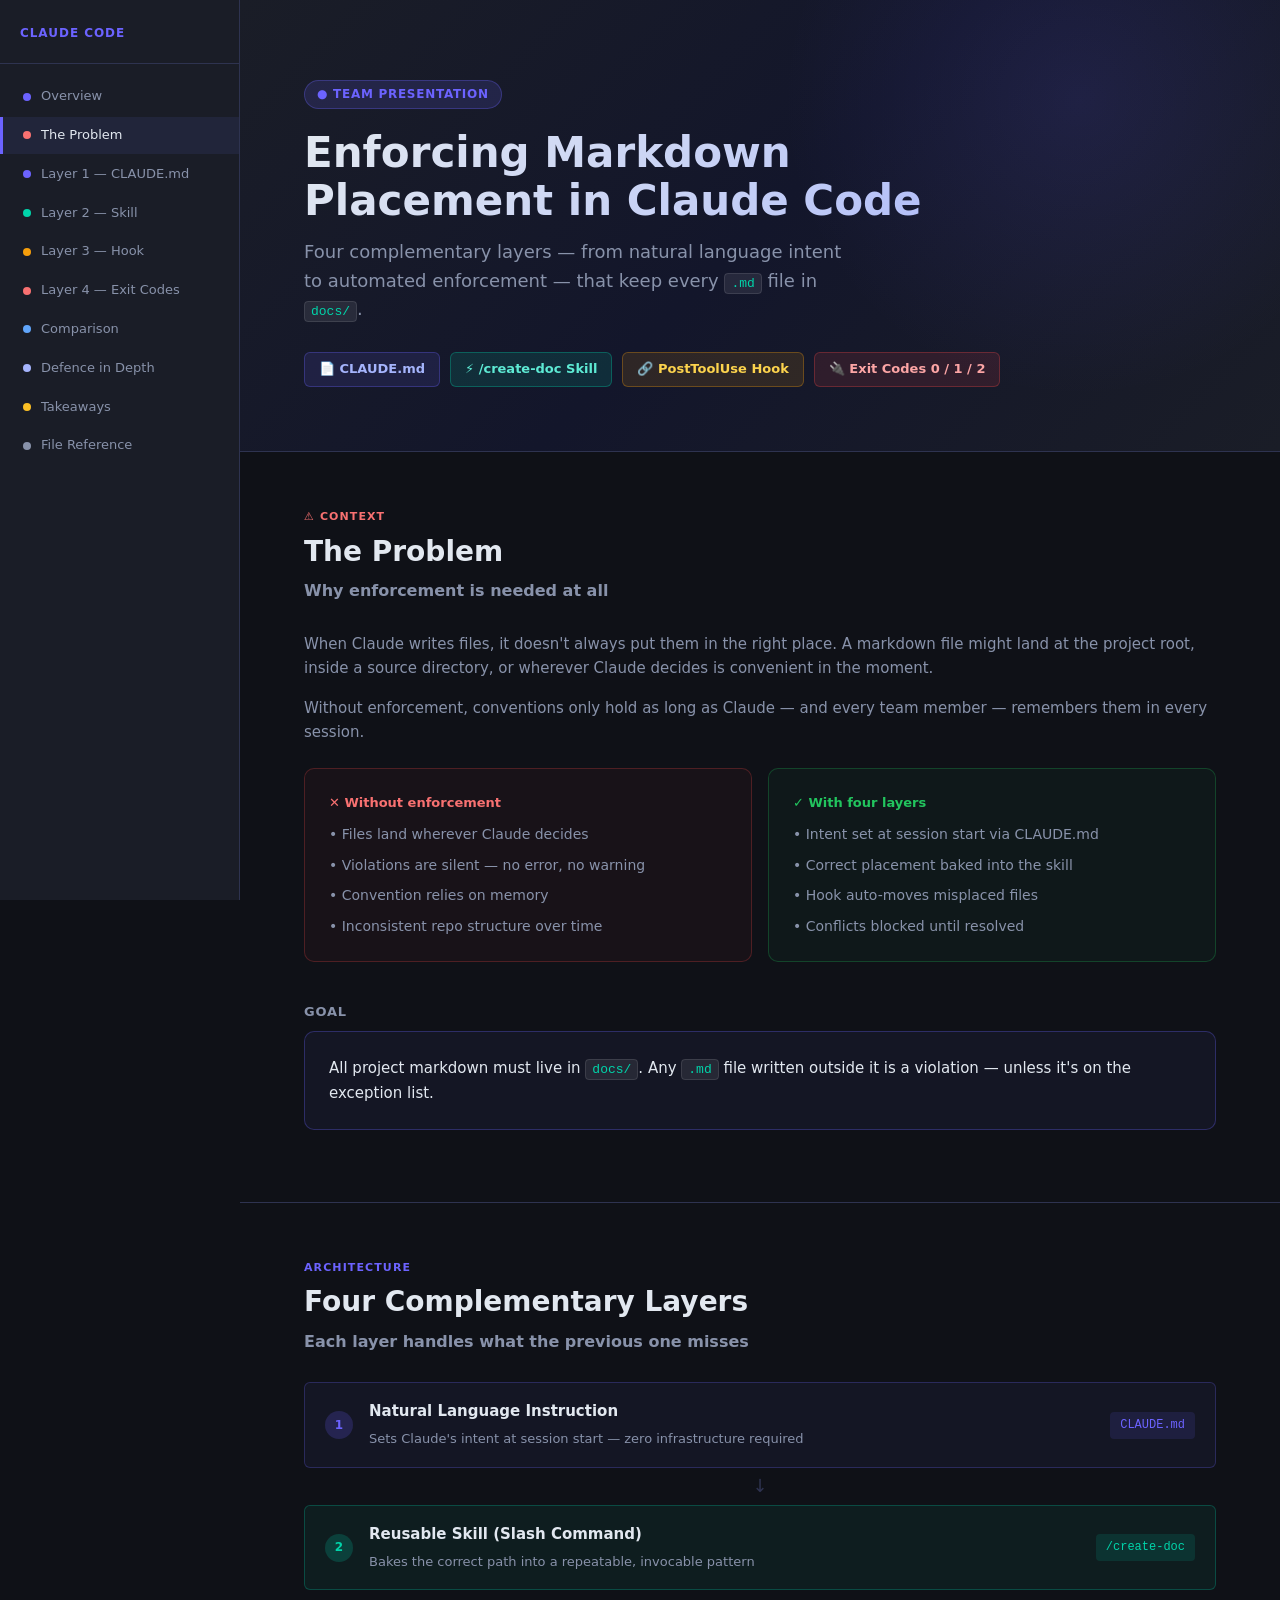
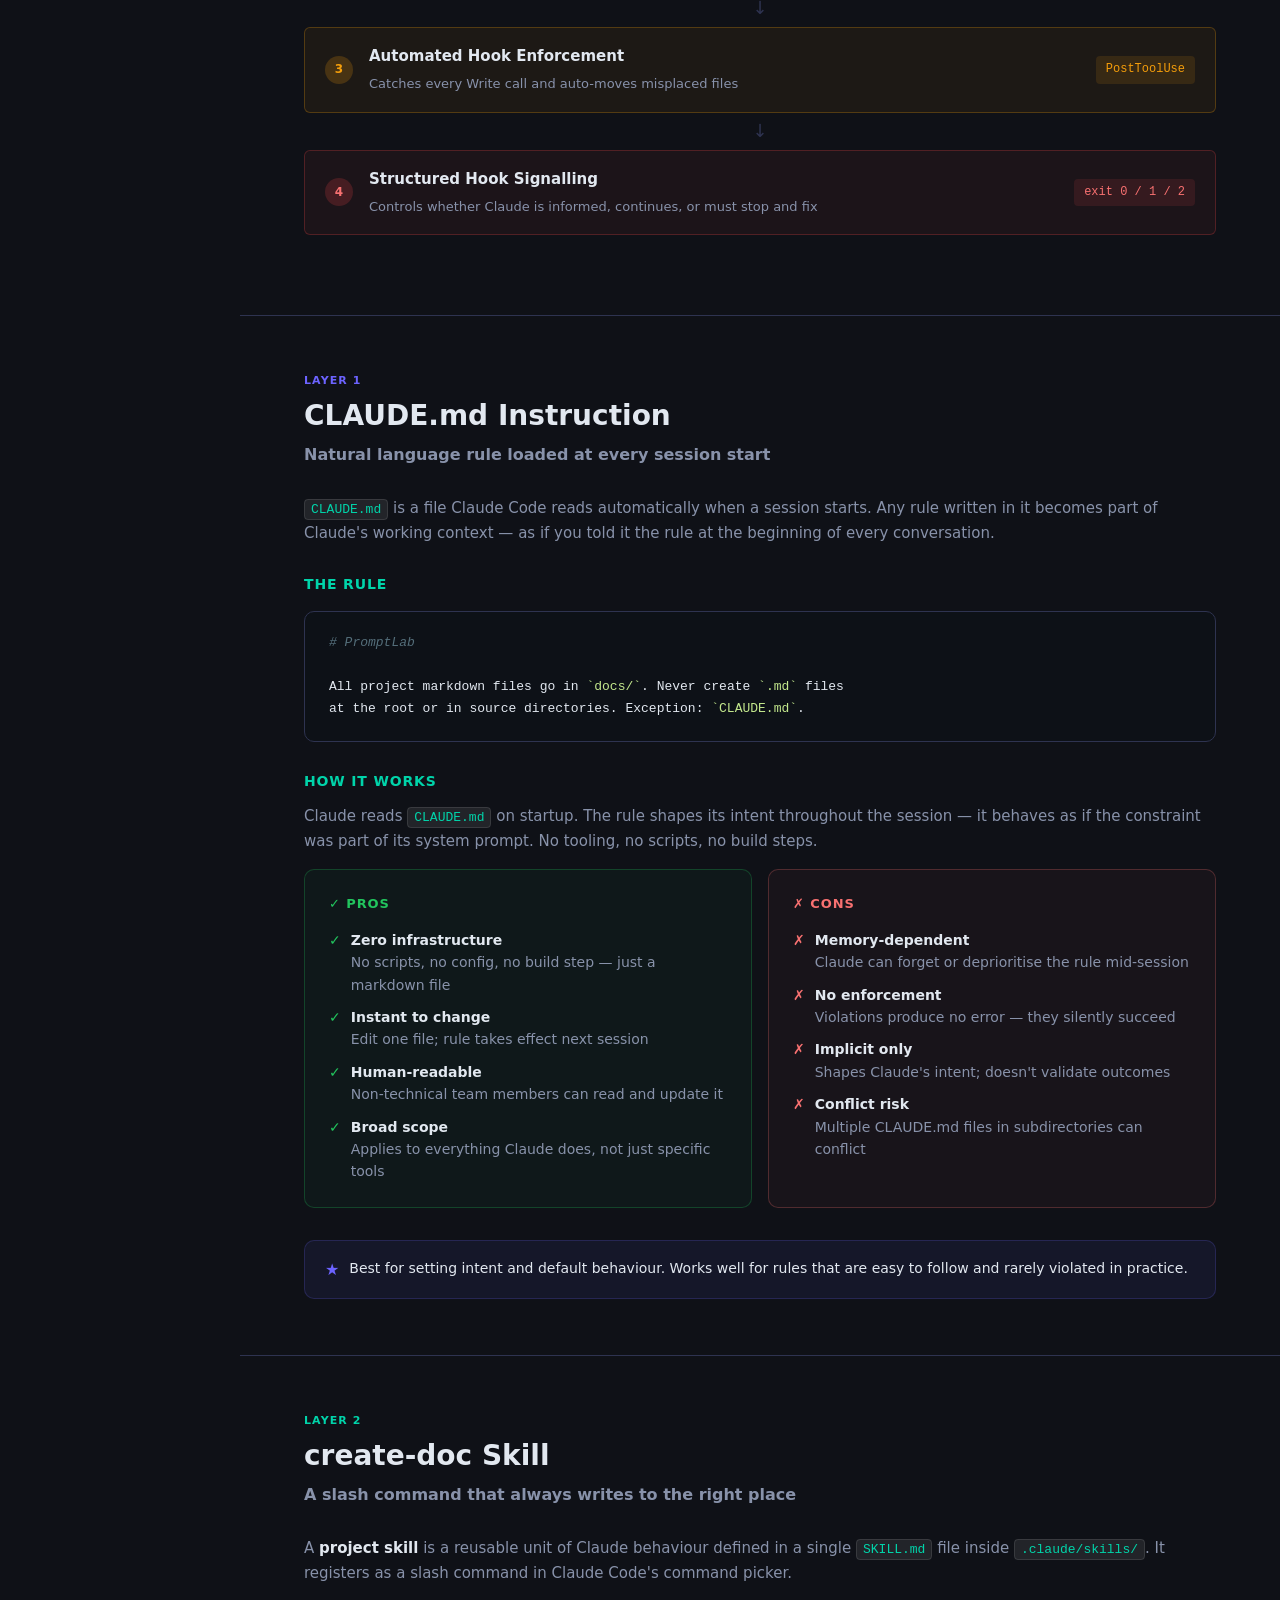
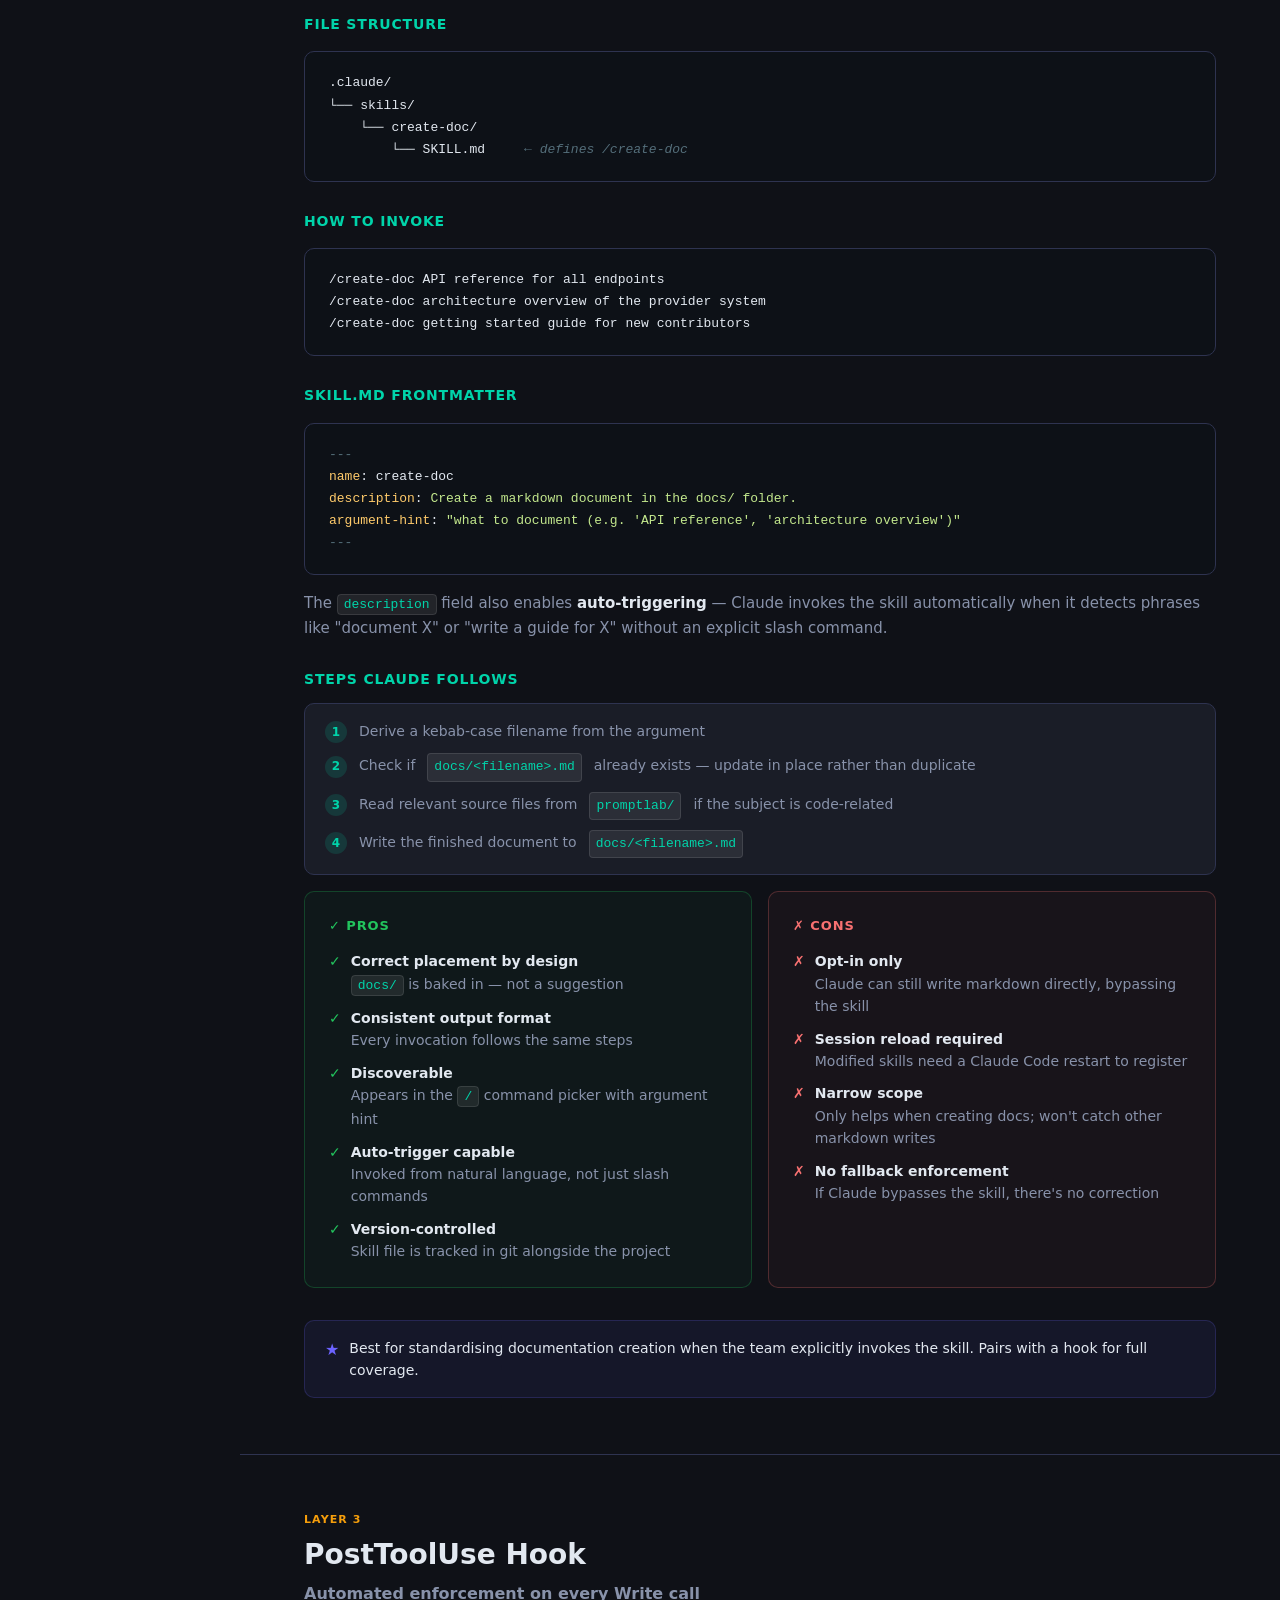
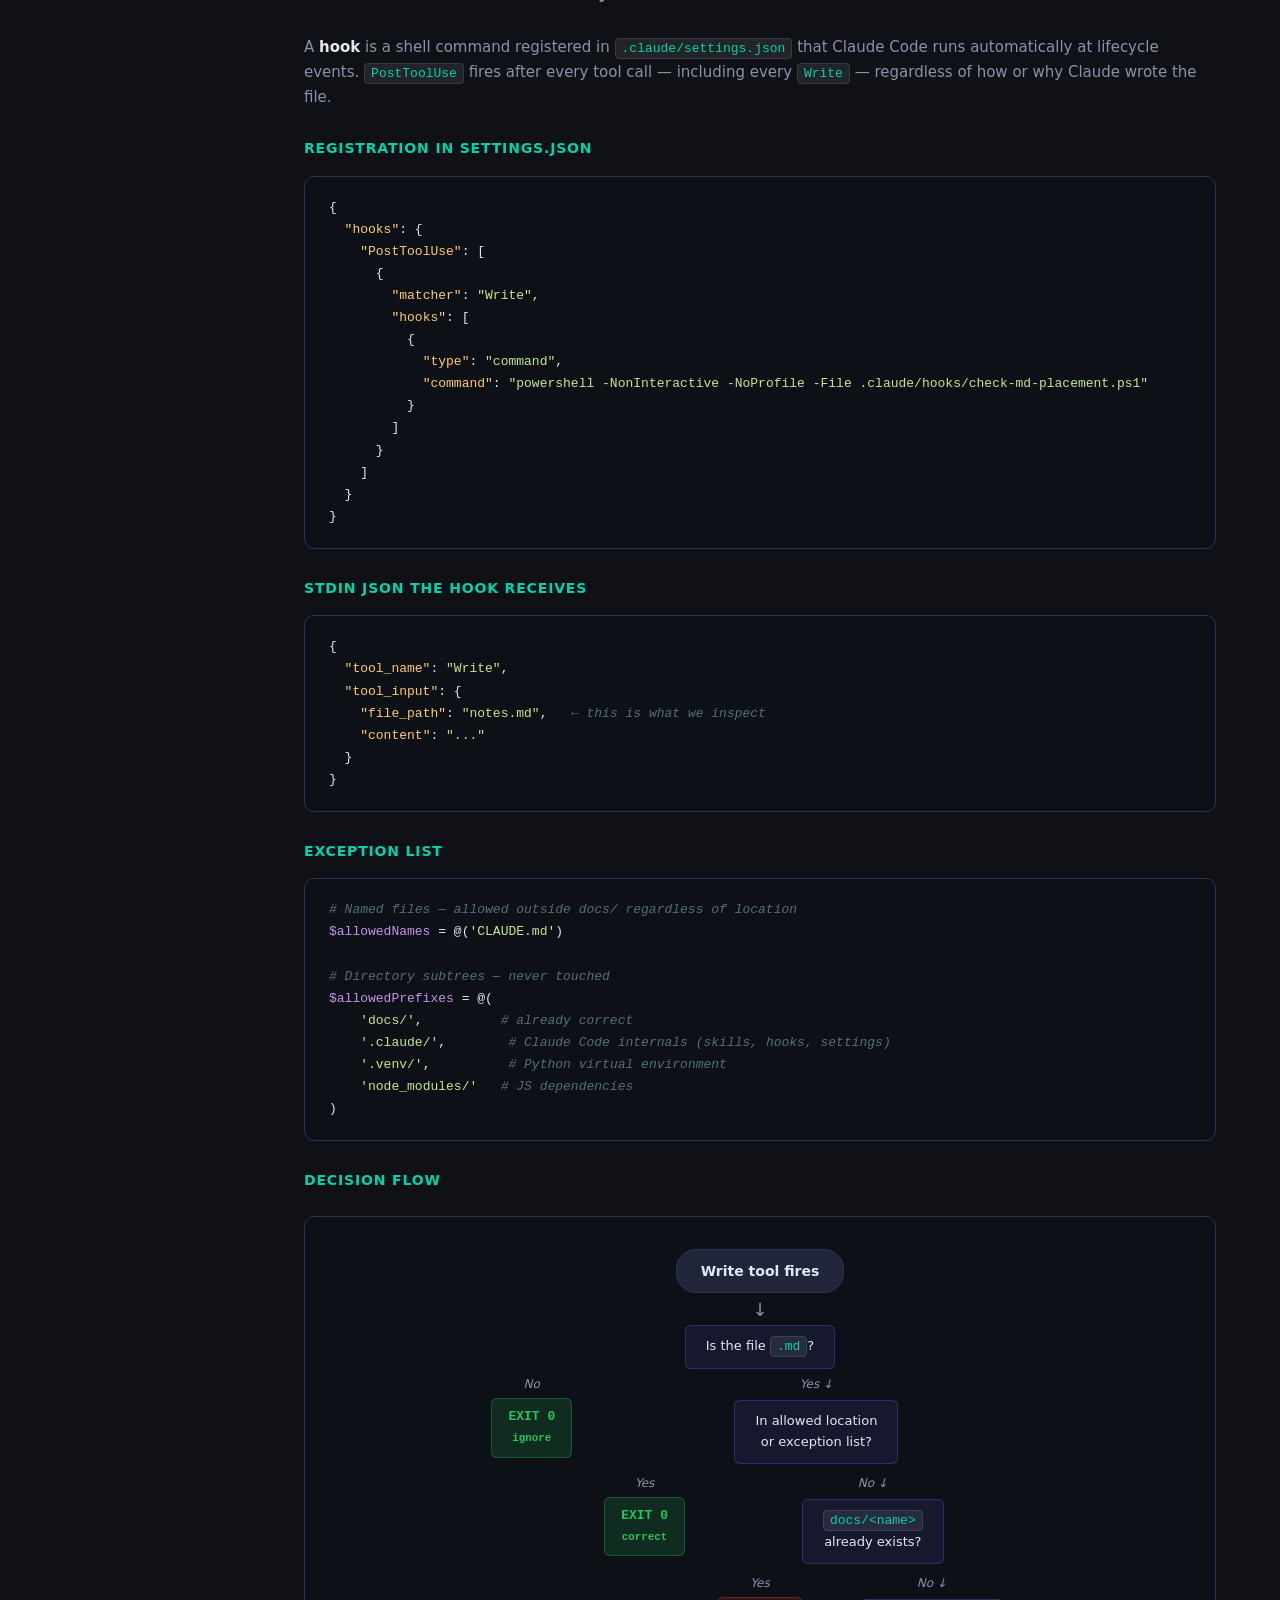
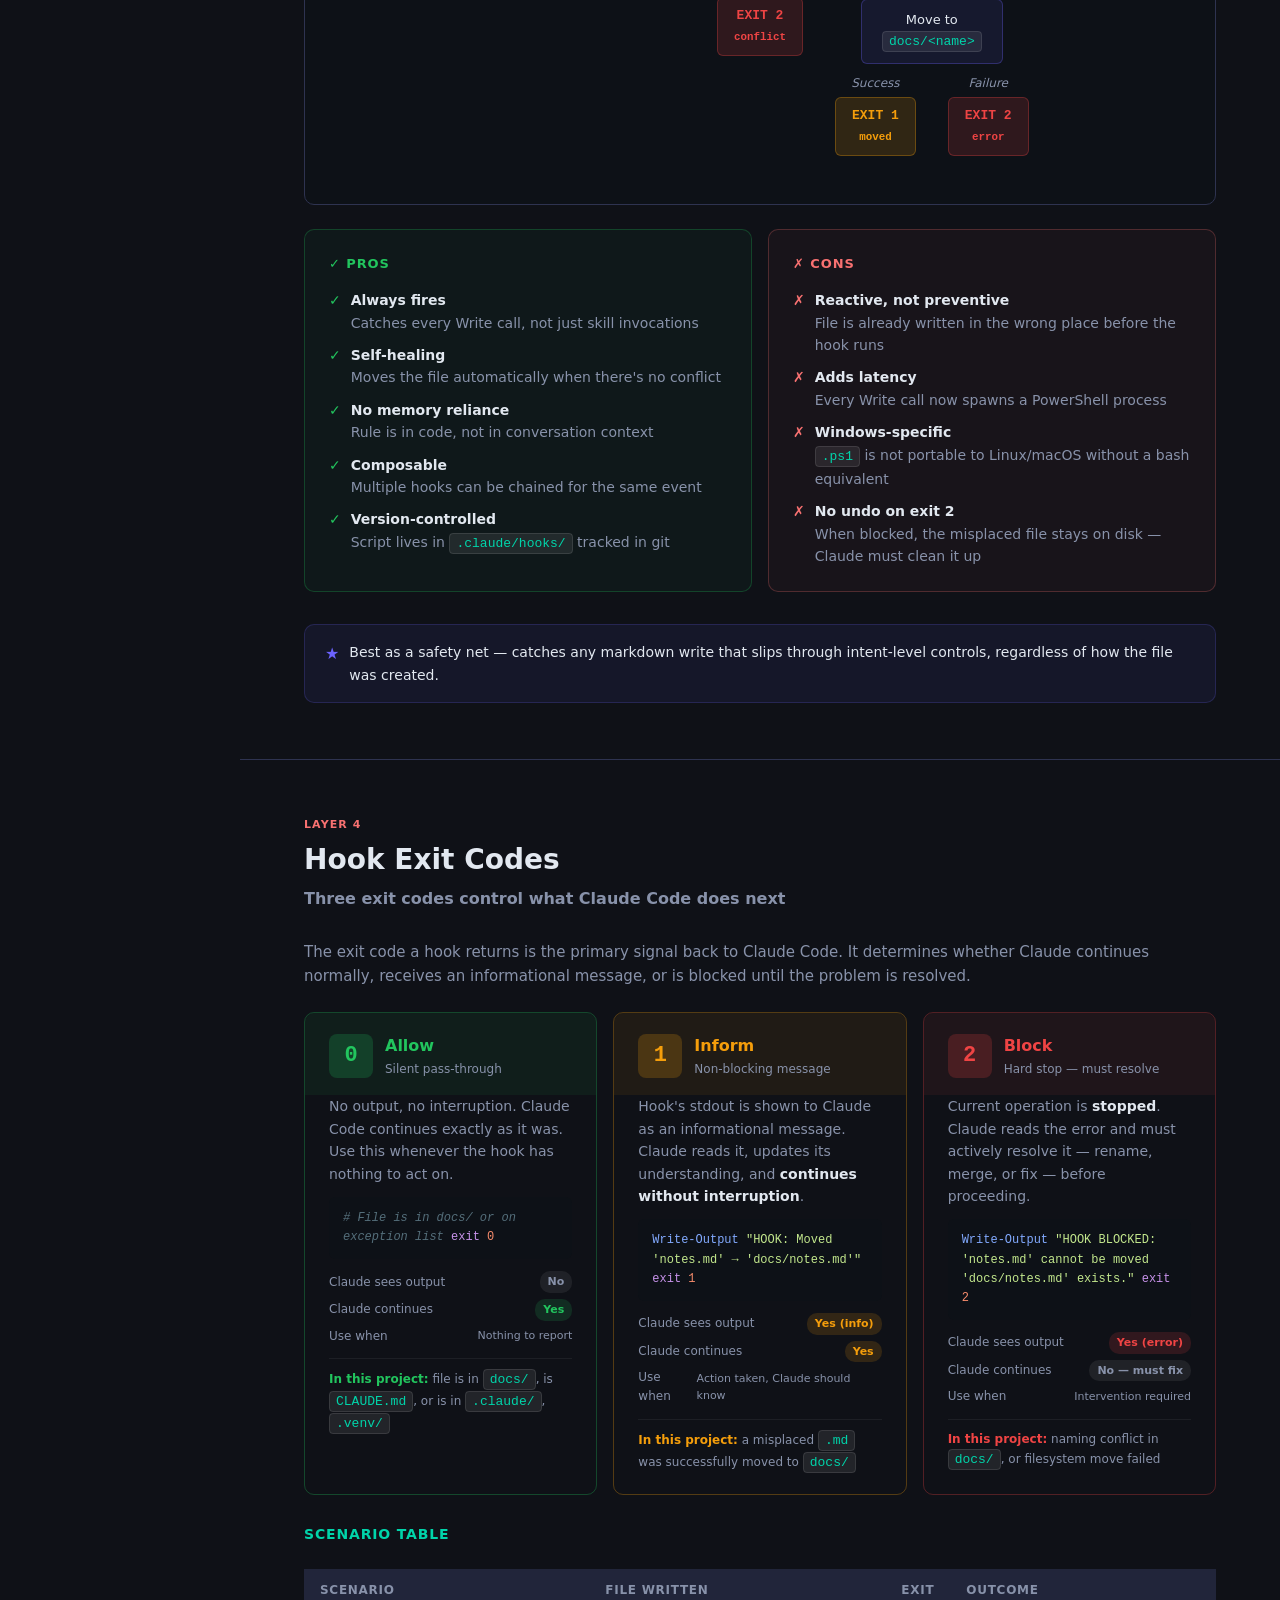
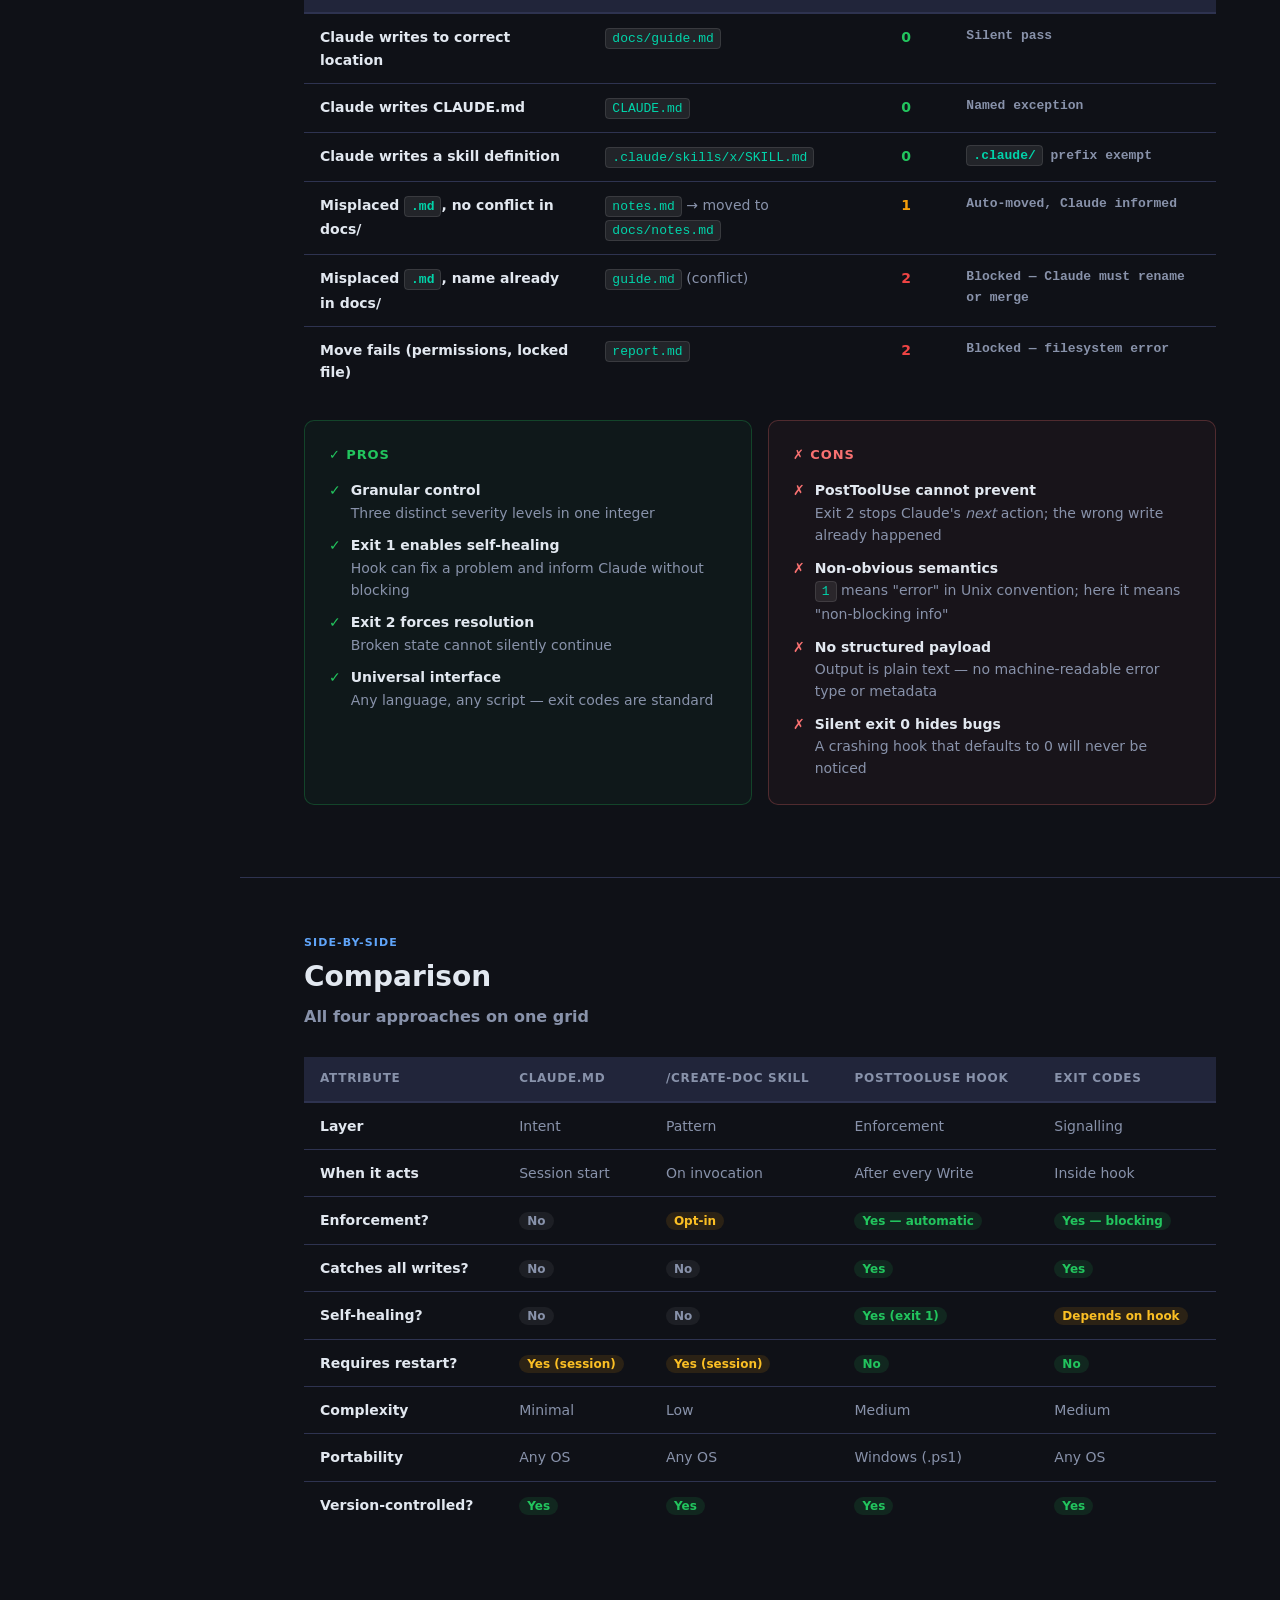
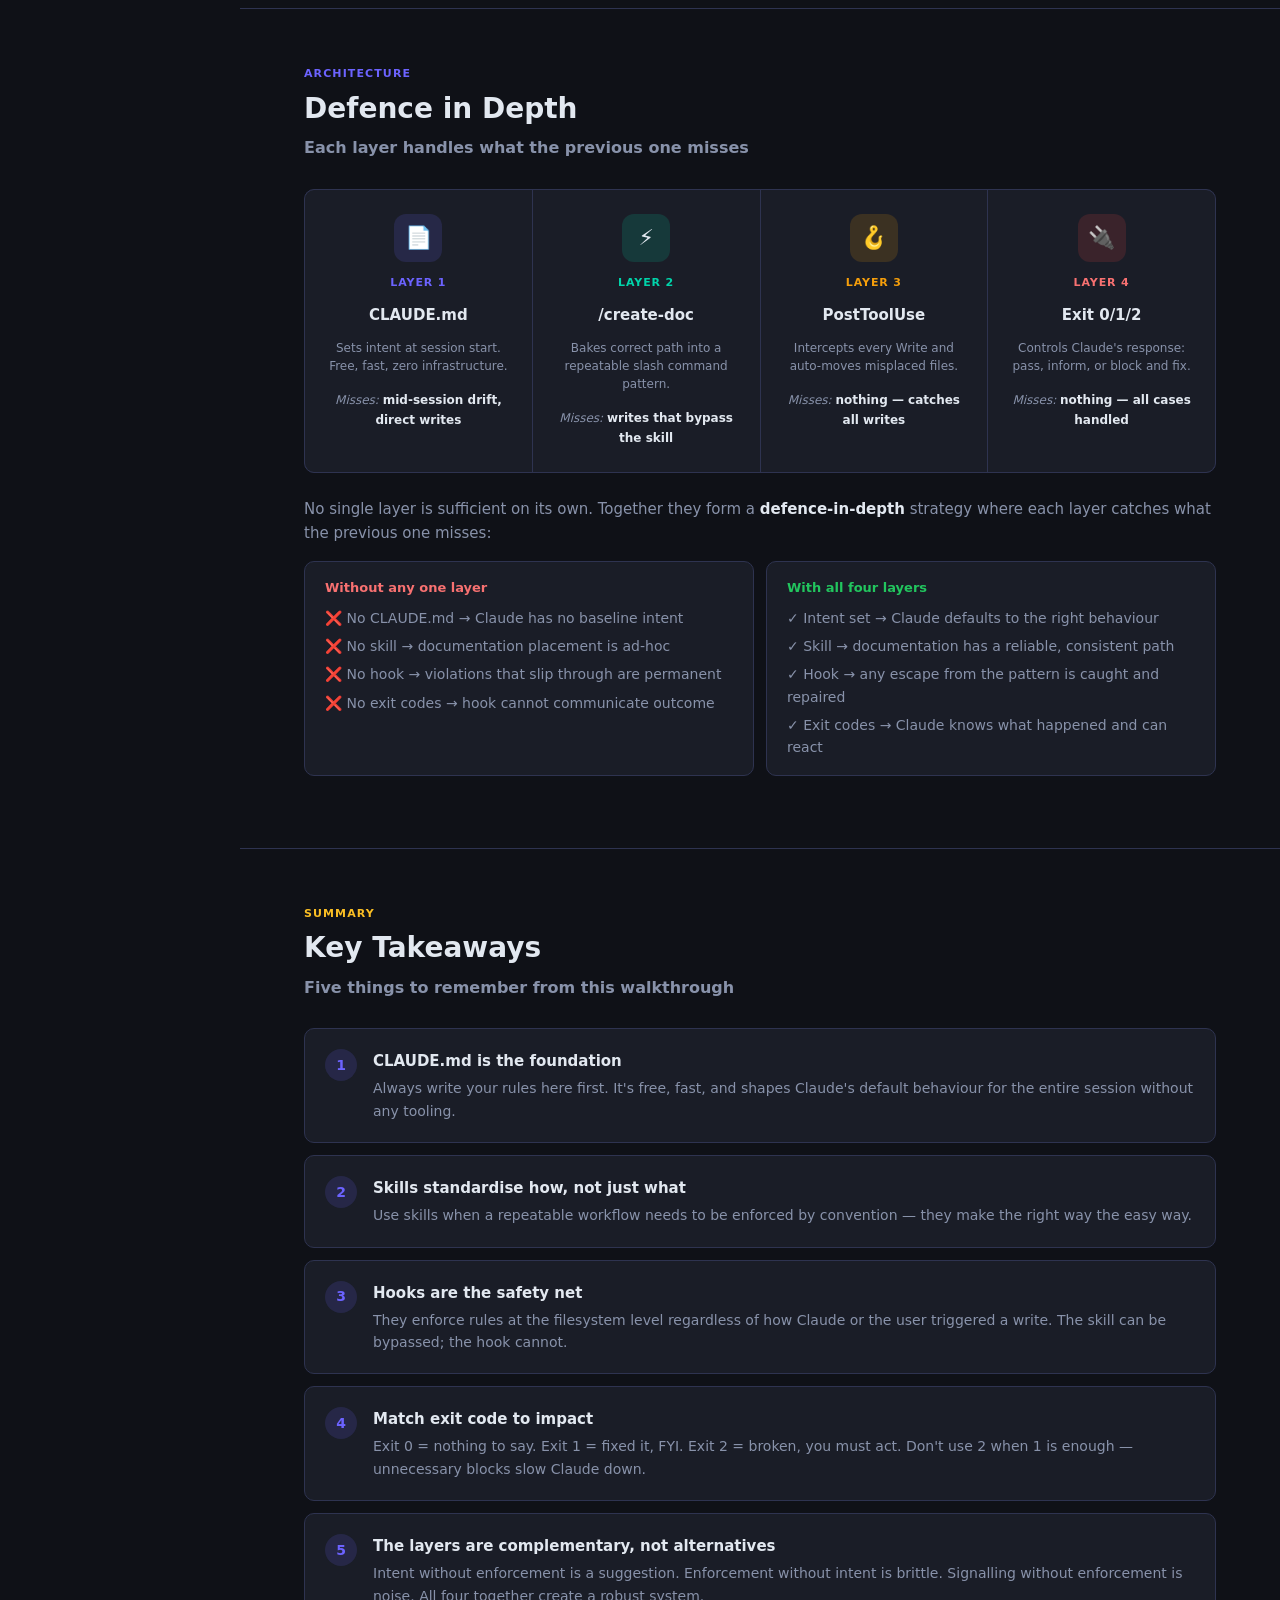
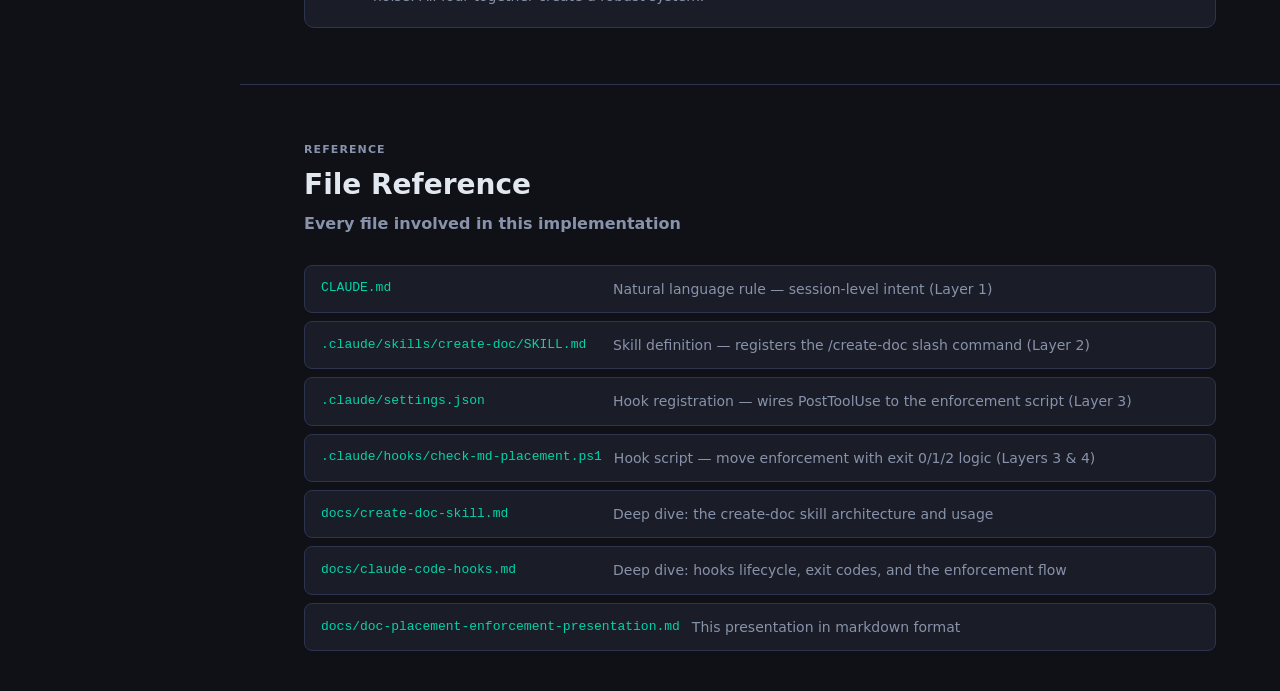
<file: docs/doc-placement-enforcement-presentation.html>
<!DOCTYPE html>
<html lang="en">
<head>
<meta charset="UTF-8">
<meta name="viewport" content="width=device-width, initial-scale=1.0">
<title>Enforcing Markdown Placement in Claude Code</title>
<style>
  :root {
    --bg: #0f1117;
    --surface: #1a1d27;
    --surface2: #21253a;
    --border: #2e3350;
    --accent: #6c63ff;
    --accent2: #00d4aa;
    --text: #e2e8f0;
    --muted: #8892aa;
    --green: #22c55e;
    --red: #f87171;
    --yellow: #fbbf24;
    --blue: #60a5fa;
    --exit0: #22c55e;
    --exit1: #f59e0b;
    --exit2: #ef4444;
    --layer1: #6c63ff;
    --layer2: #00d4aa;
    --layer3: #f59e0b;
    --layer4: #f87171;
    --code-bg: #0d1117;
    --radius: 10px;
  }

  * { box-sizing: border-box; margin: 0; padding: 0; }

  body {
    font-family: -apple-system, BlinkMacSystemFont, 'Segoe UI', system-ui, sans-serif;
    background: var(--bg);
    color: var(--text);
    display: flex;
    min-height: 100vh;
    line-height: 1.6;
  }

  /* ── Sidebar nav ─────────────────────────────────────────────── */
  nav {
    width: 240px;
    min-width: 240px;
    background: var(--surface);
    border-right: 1px solid var(--border);
    position: sticky;
    top: 0;
    height: 100vh;
    overflow-y: auto;
    padding: 24px 0;
    display: flex;
    flex-direction: column;
    gap: 2px;
  }

  nav .nav-brand {
    padding: 0 20px 20px;
    border-bottom: 1px solid var(--border);
    margin-bottom: 12px;
    font-size: 12px;
    font-weight: 700;
    letter-spacing: .08em;
    text-transform: uppercase;
    color: var(--accent);
  }

  nav a {
    display: flex;
    align-items: center;
    gap: 10px;
    padding: 8px 20px;
    color: var(--muted);
    text-decoration: none;
    font-size: 13px;
    border-left: 3px solid transparent;
    transition: all .15s;
  }

  nav a:hover { color: var(--text); background: var(--surface2); }
  nav a.active { color: var(--text); border-left-color: var(--accent); background: var(--surface2); }

  nav .nav-dot {
    width: 8px; height: 8px; border-radius: 50%; flex-shrink: 0;
  }

  /* ── Main content ────────────────────────────────────────────── */
  main {
    flex: 1;
    overflow-y: auto;
    scroll-behavior: smooth;
  }

  /* ── Hero ────────────────────────────────────────────────────── */
  .hero {
    background: linear-gradient(135deg, #1a1d27 0%, #13162b 50%, #1a1d27 100%);
    border-bottom: 1px solid var(--border);
    padding: 80px 64px 64px;
    position: relative;
    overflow: hidden;
  }

  .hero::before {
    content: '';
    position: absolute;
    width: 600px; height: 600px;
    background: radial-gradient(circle, rgba(108,99,255,.12) 0%, transparent 70%);
    top: -200px; right: -100px;
    pointer-events: none;
  }

  .hero-tag {
    display: inline-flex;
    align-items: center;
    gap: 6px;
    background: rgba(108,99,255,.15);
    color: var(--accent);
    border: 1px solid rgba(108,99,255,.3);
    padding: 4px 12px;
    border-radius: 20px;
    font-size: 12px;
    font-weight: 600;
    letter-spacing: .06em;
    text-transform: uppercase;
    margin-bottom: 20px;
  }

  .hero h1 {
    font-size: 42px;
    font-weight: 800;
    line-height: 1.15;
    margin-bottom: 12px;
    background: linear-gradient(135deg, #e2e8f0 0%, #a5b4fc 100%);
    -webkit-background-clip: text;
    -webkit-text-fill-color: transparent;
    background-clip: text;
  }

  .hero p {
    font-size: 18px;
    color: var(--muted);
    max-width: 560px;
  }

  .hero-badges {
    display: flex;
    gap: 10px;
    margin-top: 28px;
    flex-wrap: wrap;
  }

  .badge {
    display: inline-flex;
    align-items: center;
    gap: 6px;
    padding: 6px 14px;
    border-radius: 6px;
    font-size: 13px;
    font-weight: 600;
    border: 1px solid;
  }

  /* ── Sections ────────────────────────────────────────────────── */
  section {
    padding: 56px 64px;
    border-bottom: 1px solid var(--border);
    scroll-margin-top: 0;
  }

  section:last-child { border-bottom: none; }

  .section-tag {
    font-size: 11px;
    font-weight: 700;
    letter-spacing: .1em;
    text-transform: uppercase;
    margin-bottom: 8px;
  }

  h2 {
    font-size: 28px;
    font-weight: 700;
    margin-bottom: 8px;
    line-height: 1.3;
  }

  h3 {
    font-size: 16px;
    font-weight: 600;
    color: var(--muted);
    margin-bottom: 28px;
  }

  h4 {
    font-size: 14px;
    font-weight: 600;
    color: var(--accent2);
    text-transform: uppercase;
    letter-spacing: .06em;
    margin: 28px 0 12px;
  }

  p { color: var(--muted); margin-bottom: 16px; font-size: 15px; }
  p strong { color: var(--text); font-weight: 600; }

  /* ── Cards ───────────────────────────────────────────────────── */
  .card {
    background: var(--surface);
    border: 1px solid var(--border);
    border-radius: var(--radius);
    padding: 24px;
    margin-bottom: 16px;
  }

  .card-grid {
    display: grid;
    grid-template-columns: 1fr 1fr;
    gap: 16px;
  }

  .card.pros { border-color: rgba(34,197,94,.25); background: rgba(34,197,94,.04); }
  .card.cons { border-color: rgba(248,113,113,.25); background: rgba(248,113,113,.04); }

  .card-title {
    display: flex;
    align-items: center;
    gap: 8px;
    font-size: 13px;
    font-weight: 700;
    text-transform: uppercase;
    letter-spacing: .07em;
    margin-bottom: 14px;
  }

  .card.pros .card-title { color: var(--green); }
  .card.cons .card-title { color: var(--red); }

  .card ul { list-style: none; display: flex; flex-direction: column; gap: 10px; }

  .card ul li {
    display: grid;
    grid-template-columns: auto 1fr;
    gap: 10px;
    font-size: 14px;
    color: var(--muted);
  }

  .card ul li strong { color: var(--text); font-weight: 600; }

  .card.pros ul li::before { content: '✓'; color: var(--green); font-weight: 700; }
  .card.cons ul li::before { content: '✗'; color: var(--red); font-weight: 700; }

  /* ── Best for ────────────────────────────────────────────────── */
  .best-for {
    background: rgba(108,99,255,.08);
    border: 1px solid rgba(108,99,255,.2);
    border-radius: var(--radius);
    padding: 16px 20px;
    font-size: 14px;
    color: var(--text);
    display: flex;
    gap: 10px;
    align-items: flex-start;
    margin-top: 16px;
  }

  .best-for::before { content: '★'; color: var(--accent); font-size: 16px; flex-shrink: 0; }

  /* ── Code blocks ─────────────────────────────────────────────── */
  pre {
    background: var(--code-bg);
    border: 1px solid var(--border);
    border-radius: var(--radius);
    padding: 20px 24px;
    overflow-x: auto;
    margin: 16px 0;
  }

  code {
    font-family: 'SF Mono', 'Cascadia Code', 'Fira Code', 'Consolas', monospace;
    font-size: 13px;
    line-height: 1.7;
    color: #e2e8f0;
  }

  :not(pre) > code {
    background: rgba(255,255,255,.08);
    border: 1px solid rgba(255,255,255,.1);
    border-radius: 4px;
    padding: 2px 6px;
    font-size: 13px;
    color: var(--accent2);
  }

  .kw  { color: #c792ea; }
  .str { color: #c3e88d; }
  .cmt { color: #546e7a; font-style: italic; }
  .fn  { color: #82aaff; }
  .num { color: #f78c6c; }
  .key { color: #ffcb6b; }

  /* ── Layer overview ──────────────────────────────────────────── */
  .layer-stack {
    display: flex;
    flex-direction: column;
    gap: 2px;
    margin: 24px 0;
  }

  .layer-item {
    display: flex;
    align-items: center;
    gap: 16px;
    padding: 16px 20px;
    border-radius: 6px;
    border: 1px solid;
    position: relative;
  }

  .layer-num {
    width: 28px; height: 28px;
    border-radius: 50%;
    display: flex; align-items: center; justify-content: center;
    font-size: 12px; font-weight: 700;
    flex-shrink: 0;
  }

  .layer-content { flex: 1; }
  .layer-content strong { font-size: 15px; display: block; margin-bottom: 2px; }
  .layer-content span { font-size: 13px; color: var(--muted); }

  .layer-file {
    font-family: monospace;
    font-size: 12px;
    padding: 4px 10px;
    border-radius: 4px;
    white-space: nowrap;
  }

  .layer-arrow {
    text-align: center;
    color: var(--border);
    font-size: 18px;
    padding: 2px 0;
  }

  .l1 { background: rgba(108,99,255,.06); border-color: rgba(108,99,255,.25); }
  .l1 .layer-num { background: rgba(108,99,255,.2); color: var(--layer1); }
  .l1 .layer-file { background: rgba(108,99,255,.12); color: var(--layer1); }

  .l2 { background: rgba(0,212,170,.06); border-color: rgba(0,212,170,.25); }
  .l2 .layer-num { background: rgba(0,212,170,.2); color: var(--layer2); }
  .l2 .layer-file { background: rgba(0,212,170,.12); color: var(--layer2); }

  .l3 { background: rgba(245,158,11,.06); border-color: rgba(245,158,11,.25); }
  .l3 .layer-num { background: rgba(245,158,11,.2); color: var(--layer3); }
  .l3 .layer-file { background: rgba(245,158,11,.12); color: var(--layer3); }

  .l4 { background: rgba(239,68,68,.06); border-color: rgba(239,68,68,.25); }
  .l4 .layer-num { background: rgba(239,68,68,.2); color: var(--layer4); }
  .l4 .layer-file { background: rgba(239,68,68,.12); color: var(--layer4); }

  /* ── Exit code cards ─────────────────────────────────────────── */
  .exit-grid {
    display: grid;
    grid-template-columns: repeat(3, 1fr);
    gap: 16px;
    margin: 24px 0;
  }

  .exit-card {
    border-radius: var(--radius);
    border: 1px solid;
    overflow: hidden;
  }

  .exit-card-header {
    padding: 20px 24px 16px;
    display: flex;
    align-items: center;
    gap: 12px;
  }

  .exit-badge {
    font-size: 22px;
    font-weight: 900;
    font-family: monospace;
    width: 44px; height: 44px;
    border-radius: 8px;
    display: flex; align-items: center; justify-content: center;
    flex-shrink: 0;
  }

  .exit-card-title { font-size: 16px; font-weight: 700; }
  .exit-card-sub { font-size: 12px; color: var(--muted); margin-top: 2px; }

  .exit-card-body { padding: 0 24px 20px; font-size: 14px; color: var(--muted); }
  .exit-card-body p { font-size: 14px; margin-bottom: 12px; }

  .exit-card-body .example {
    background: var(--code-bg);
    border-radius: 6px;
    padding: 12px 14px;
    font-family: monospace;
    font-size: 12px;
    line-height: 1.6;
  }

  .exit-meta {
    display: flex;
    flex-direction: column;
    gap: 6px;
    margin-top: 12px;
  }

  .exit-meta-row {
    display: flex;
    justify-content: space-between;
    align-items: center;
    font-size: 12px;
  }

  .exit-meta-row span:first-child { color: var(--muted); }

  .pill {
    padding: 2px 8px;
    border-radius: 10px;
    font-size: 11px;
    font-weight: 600;
  }

  .e0 { border-color: rgba(34,197,94,.3); }
  .e0 .exit-card-header { background: rgba(34,197,94,.07); }
  .e0 .exit-badge { background: rgba(34,197,94,.2); color: var(--exit0); }
  .e0 .exit-card-title { color: var(--exit0); }
  .e0 .pill.yes { background: rgba(34,197,94,.15); color: var(--exit0); }
  .e0 .pill.no  { background: rgba(255,255,255,.07); color: var(--muted); }

  .e1 { border-color: rgba(245,158,11,.3); }
  .e1 .exit-card-header { background: rgba(245,158,11,.07); }
  .e1 .exit-badge { background: rgba(245,158,11,.2); color: var(--exit1); }
  .e1 .exit-card-title { color: var(--exit1); }
  .e1 .pill.yes { background: rgba(245,158,11,.15); color: var(--exit1); }
  .e1 .pill.no  { background: rgba(255,255,255,.07); color: var(--muted); }

  .e2 { border-color: rgba(239,68,68,.3); }
  .e2 .exit-card-header { background: rgba(239,68,68,.07); }
  .e2 .exit-badge { background: rgba(239,68,68,.2); color: var(--exit2); }
  .e2 .exit-card-title { color: var(--exit2); }
  .e2 .pill.yes { background: rgba(239,68,68,.15); color: var(--exit2); }
  .e2 .pill.no  { background: rgba(255,255,255,.07); color: var(--muted); }

  /* ── Comparison table ────────────────────────────────────────── */
  .table-wrap { overflow-x: auto; margin: 24px 0; }

  table {
    width: 100%;
    border-collapse: collapse;
    font-size: 14px;
  }

  thead th {
    background: var(--surface2);
    padding: 12px 16px;
    text-align: left;
    font-size: 12px;
    font-weight: 700;
    text-transform: uppercase;
    letter-spacing: .06em;
    color: var(--muted);
    border-bottom: 2px solid var(--border);
  }

  tbody td {
    padding: 12px 16px;
    border-bottom: 1px solid var(--border);
    color: var(--muted);
    vertical-align: top;
  }

  tbody tr:last-child td { border-bottom: none; }
  tbody tr:hover td { background: var(--surface2); }
  tbody td:first-child { color: var(--text); font-weight: 600; }

  .yes-pill { background: rgba(34,197,94,.12); color: var(--green); padding: 2px 8px; border-radius: 10px; font-size: 12px; font-weight: 600; white-space: nowrap; }
  .no-pill  { background: rgba(255,255,255,.06); color: var(--muted); padding: 2px 8px; border-radius: 10px; font-size: 12px; font-weight: 600; white-space: nowrap; }
  .partial-pill { background: rgba(245,158,11,.12); color: var(--yellow); padding: 2px 8px; border-radius: 10px; font-size: 12px; font-weight: 600; white-space: nowrap; }

  /* ── Flow diagram ────────────────────────────────────────────── */
  .flow {
    background: var(--code-bg);
    border: 1px solid var(--border);
    border-radius: var(--radius);
    padding: 32px;
    margin: 24px 0;
    display: flex;
    flex-direction: column;
    align-items: center;
    gap: 0;
    font-size: 14px;
  }

  .flow-start {
    background: var(--surface2);
    border: 1px solid var(--border);
    border-radius: 20px;
    padding: 10px 24px;
    font-weight: 600;
    color: var(--text);
    margin-bottom: 4px;
  }

  .flow-arrow { color: var(--muted); font-size: 18px; line-height: 1.2; padding: 2px 0; }

  .flow-diamond {
    background: rgba(108,99,255,.1);
    border: 1px solid rgba(108,99,255,.3);
    border-radius: 6px;
    padding: 10px 20px;
    font-size: 13px;
    color: var(--text);
    text-align: center;
    margin: 2px 0;
  }

  .flow-branch {
    display: flex;
    gap: 32px;
    align-items: flex-start;
    width: 100%;
    justify-content: center;
    margin: 4px 0;
  }

  .flow-branch-item {
    display: flex;
    flex-direction: column;
    align-items: center;
    gap: 4px;
  }

  .flow-label {
    font-size: 12px;
    color: var(--muted);
    font-style: italic;
  }

  .flow-exit {
    padding: 8px 16px;
    border-radius: 6px;
    font-size: 13px;
    font-weight: 700;
    font-family: monospace;
    text-align: center;
  }

  .flow-exit.e0 { background: rgba(34,197,94,.15); color: var(--exit0); border: 1px solid rgba(34,197,94,.3); }
  .flow-exit.e1 { background: rgba(245,158,11,.15); color: var(--exit1); border: 1px solid rgba(245,158,11,.3); }
  .flow-exit.e2 { background: rgba(239,68,68,.15); color: var(--exit2); border: 1px solid rgba(239,68,68,.3); }

  /* ── Scenarios table ─────────────────────────────────────────── */
  .scenario-table td:last-child {
    font-family: monospace;
    font-size: 13px;
    font-weight: 700;
  }

  /* ── Takeaways ───────────────────────────────────────────────── */
  .takeaways {
    display: flex;
    flex-direction: column;
    gap: 12px;
    margin-top: 24px;
  }

  .takeaway {
    display: flex;
    gap: 16px;
    padding: 20px;
    background: var(--surface);
    border: 1px solid var(--border);
    border-radius: var(--radius);
    align-items: flex-start;
    transition: border-color .15s;
  }

  .takeaway:hover { border-color: var(--accent); }

  .takeaway-num {
    width: 32px; height: 32px;
    border-radius: 50%;
    background: rgba(108,99,255,.15);
    color: var(--accent);
    display: flex; align-items: center; justify-content: center;
    font-size: 14px; font-weight: 800;
    flex-shrink: 0;
  }

  .takeaway-body strong { color: var(--text); font-size: 15px; display: block; margin-bottom: 4px; }
  .takeaway-body p { font-size: 14px; margin: 0; }

  /* ── File reference ──────────────────────────────────────────── */
  .file-ref {
    display: flex;
    flex-direction: column;
    gap: 8px;
    margin-top: 16px;
  }

  .file-ref-row {
    display: flex;
    align-items: center;
    gap: 12px;
    padding: 12px 16px;
    background: var(--surface);
    border: 1px solid var(--border);
    border-radius: 8px;
    font-size: 14px;
  }

  .file-ref-path {
    font-family: monospace;
    font-size: 13px;
    color: var(--accent2);
    min-width: 280px;
  }

  .file-ref-role { color: var(--muted); }

  /* ── Defence depth diagram ───────────────────────────────────── */
  .defence-diagram {
    display: grid;
    grid-template-columns: repeat(4, 1fr);
    gap: 1px;
    background: var(--border);
    border: 1px solid var(--border);
    border-radius: var(--radius);
    overflow: hidden;
    margin: 24px 0;
  }

  .defence-col {
    background: var(--surface);
    padding: 24px 20px;
    display: flex;
    flex-direction: column;
    align-items: center;
    text-align: center;
    gap: 12px;
  }

  .defence-icon {
    width: 48px; height: 48px;
    border-radius: 12px;
    display: flex; align-items: center; justify-content: center;
    font-size: 22px;
  }

  .defence-layer { font-size: 11px; font-weight: 700; text-transform: uppercase; letter-spacing: .08em; }
  .defence-name { font-size: 15px; font-weight: 700; color: var(--text); }
  .defence-desc { font-size: 12px; color: var(--muted); line-height: 1.5; }
  .defence-arrow { font-size: 18px; color: var(--muted); align-self: center; }

  .dc1 .defence-icon { background: rgba(108,99,255,.15); }
  .dc1 .defence-layer { color: var(--layer1); }
  .dc2 .defence-icon { background: rgba(0,212,170,.15); }
  .dc2 .defence-layer { color: var(--layer2); }
  .dc3 .defence-icon { background: rgba(245,158,11,.15); }
  .dc3 .defence-layer { color: var(--layer3); }
  .dc4 .defence-icon { background: rgba(239,68,68,.15); }
  .dc4 .defence-layer { color: var(--layer4); }

  .miss-note {
    font-size: 12px;
    color: var(--muted);
    text-align: center;
    margin-top: 4px;
    font-style: italic;
  }

  .miss-note span { color: var(--text); font-weight: 600; font-style: normal; }

  /* ── Divider ─────────────────────────────────────────────────── */
  hr { border: none; border-top: 1px solid var(--border); margin: 28px 0; }

  /* ── Scrollbar ───────────────────────────────────────────────── */
  ::-webkit-scrollbar { width: 6px; height: 6px; }
  ::-webkit-scrollbar-track { background: transparent; }
  ::-webkit-scrollbar-thumb { background: var(--border); border-radius: 3px; }
  ::-webkit-scrollbar-thumb:hover { background: var(--muted); }
</style>
</head>
<body>

<!-- ── Sidebar ──────────────────────────────────────────────────── -->
<nav>
  <div class="nav-brand">Claude Code</div>
  <a href="#hero" class="active"><span class="nav-dot" style="background:#6c63ff"></span>Overview</a>
  <a href="#problem"><span class="nav-dot" style="background:#f87171"></span>The Problem</a>
  <a href="#layer1"><span class="nav-dot" style="background:#6c63ff"></span>Layer 1 — CLAUDE.md</a>
  <a href="#layer2"><span class="nav-dot" style="background:#00d4aa"></span>Layer 2 — Skill</a>
  <a href="#layer3"><span class="nav-dot" style="background:#f59e0b"></span>Layer 3 — Hook</a>
  <a href="#layer4"><span class="nav-dot" style="background:#f87171"></span>Layer 4 — Exit Codes</a>
  <a href="#comparison"><span class="nav-dot" style="background:#60a5fa"></span>Comparison</a>
  <a href="#defence"><span class="nav-dot" style="background:#a5b4fc"></span>Defence in Depth</a>
  <a href="#takeaways"><span class="nav-dot" style="background:#fbbf24"></span>Takeaways</a>
  <a href="#files"><span class="nav-dot" style="background:#8892aa"></span>File Reference</a>
</nav>

<!-- ── Main ─────────────────────────────────────────────────────── -->
<main>

  <!-- Hero -->
  <section class="hero" id="hero">
    <div class="hero-tag">&#9679; Team Presentation</div>
    <h1>Enforcing Markdown<br>Placement in Claude Code</h1>
    <p>Four complementary layers — from natural language intent to automated enforcement — that keep every <code>.md</code> file in <code>docs/</code>.</p>
    <div class="hero-badges">
      <span class="badge" style="background:rgba(108,99,255,.12);border-color:rgba(108,99,255,.3);color:#a5b4fc">&#128196; CLAUDE.md</span>
      <span class="badge" style="background:rgba(0,212,170,.12);border-color:rgba(0,212,170,.3);color:#5eead4">&#9889; /create-doc Skill</span>
      <span class="badge" style="background:rgba(245,158,11,.12);border-color:rgba(245,158,11,.3);color:#fcd34d">&#128279; PostToolUse Hook</span>
      <span class="badge" style="background:rgba(239,68,68,.12);border-color:rgba(239,68,68,.3);color:#fca5a5">&#128268; Exit Codes 0 / 1 / 2</span>
    </div>
  </section>

  <!-- Problem -->
  <section id="problem">
    <div class="section-tag" style="color:var(--red)">&#9888; Context</div>
    <h2>The Problem</h2>
    <h3>Why enforcement is needed at all</h3>

    <p>When Claude writes files, it doesn't always put them in the right place. A markdown file might land at the project root, inside a source directory, or wherever Claude decides is convenient in the moment.</p>
    <p>Without enforcement, conventions only hold as long as Claude — and every team member — remembers them in every session.</p>

    <div style="display:grid;grid-template-columns:1fr 1fr;gap:16px;margin-top:24px;">
      <div class="card" style="border-color:rgba(239,68,68,.25);background:rgba(239,68,68,.04)">
        <div style="font-size:13px;font-weight:700;color:var(--red);margin-bottom:10px">&#10005; Without enforcement</div>
        <ul style="list-style:none;display:flex;flex-direction:column;gap:8px;font-size:14px;color:var(--muted)">
          <li>&#8226; Files land wherever Claude decides</li>
          <li>&#8226; Violations are silent — no error, no warning</li>
          <li>&#8226; Convention relies on memory</li>
          <li>&#8226; Inconsistent repo structure over time</li>
        </ul>
      </div>
      <div class="card" style="border-color:rgba(34,197,94,.25);background:rgba(34,197,94,.04)">
        <div style="font-size:13px;font-weight:700;color:var(--green);margin-bottom:10px">&#10003; With four layers</div>
        <ul style="list-style:none;display:flex;flex-direction:column;gap:8px;font-size:14px;color:var(--muted)">
          <li>&#8226; Intent set at session start via CLAUDE.md</li>
          <li>&#8226; Correct placement baked into the skill</li>
          <li>&#8226; Hook auto-moves misplaced files</li>
          <li>&#8226; Conflicts blocked until resolved</li>
        </ul>
      </div>
    </div>

    <div style="margin-top:24px;">
      <div style="font-size:13px;font-weight:700;color:var(--muted);margin-bottom:8px;text-transform:uppercase;letter-spacing:.06em">Goal</div>
      <div class="card" style="border-color:rgba(108,99,255,.3);background:rgba(108,99,255,.06)">
        <p style="margin:0;font-size:15px;color:var(--text)">All project markdown must live in <code>docs/</code>. Any <code>.md</code> file written outside it is a violation — unless it's on the exception list.</p>
      </div>
    </div>
  </section>

  <!-- Layer stack overview -->
  <section id="overview">
    <div class="section-tag" style="color:var(--accent)">Architecture</div>
    <h2>Four Complementary Layers</h2>
    <h3>Each layer handles what the previous one misses</h3>

    <div class="layer-stack">
      <div class="layer-item l1">
        <div class="layer-num">1</div>
        <div class="layer-content">
          <strong>Natural Language Instruction</strong>
          <span>Sets Claude's intent at session start — zero infrastructure required</span>
        </div>
        <div class="layer-file">CLAUDE.md</div>
      </div>
      <div class="layer-arrow">↓</div>
      <div class="layer-item l2">
        <div class="layer-num">2</div>
        <div class="layer-content">
          <strong>Reusable Skill (Slash Command)</strong>
          <span>Bakes the correct path into a repeatable, invocable pattern</span>
        </div>
        <div class="layer-file">/create-doc</div>
      </div>
      <div class="layer-arrow">↓</div>
      <div class="layer-item l3">
        <div class="layer-num">3</div>
        <div class="layer-content">
          <strong>Automated Hook Enforcement</strong>
          <span>Catches every Write call and auto-moves misplaced files</span>
        </div>
        <div class="layer-file">PostToolUse</div>
      </div>
      <div class="layer-arrow">↓</div>
      <div class="layer-item l4">
        <div class="layer-num">4</div>
        <div class="layer-content">
          <strong>Structured Hook Signalling</strong>
          <span>Controls whether Claude is informed, continues, or must stop and fix</span>
        </div>
        <div class="layer-file">exit 0 / 1 / 2</div>
      </div>
    </div>
  </section>

  <!-- Layer 1 -->
  <section id="layer1">
    <div class="section-tag" style="color:var(--layer1)">Layer 1</div>
    <h2>CLAUDE.md Instruction</h2>
    <h3>Natural language rule loaded at every session start</h3>

    <p><code>CLAUDE.md</code> is a file Claude Code reads automatically when a session starts. Any rule written in it becomes part of Claude's working context — as if you told it the rule at the beginning of every conversation.</p>

    <h4>The Rule</h4>
    <pre><code><span class="cmt"># PromptLab</span>

All project markdown files go in <span class="str">`docs/`</span>. Never create <span class="str">`.md`</span> files
at the root or in source directories. Exception: <span class="str">`CLAUDE.md`</span>.</code></pre>

    <h4>How It Works</h4>
    <p>Claude reads <code>CLAUDE.md</code> on startup. The rule shapes its intent throughout the session — it behaves as if the constraint was part of its system prompt. No tooling, no scripts, no build steps.</p>

    <div class="card-grid">
      <div class="card pros">
        <div class="card-title">&#10003; Pros</div>
        <ul>
          <li><div><strong>Zero infrastructure</strong><br>No scripts, no config, no build step — just a markdown file</div></li>
          <li><div><strong>Instant to change</strong><br>Edit one file; rule takes effect next session</div></li>
          <li><div><strong>Human-readable</strong><br>Non-technical team members can read and update it</div></li>
          <li><div><strong>Broad scope</strong><br>Applies to everything Claude does, not just specific tools</div></li>
        </ul>
      </div>
      <div class="card cons">
        <div class="card-title">&#10007; Cons</div>
        <ul>
          <li><div><strong>Memory-dependent</strong><br>Claude can forget or deprioritise the rule mid-session</div></li>
          <li><div><strong>No enforcement</strong><br>Violations produce no error — they silently succeed</div></li>
          <li><div><strong>Implicit only</strong><br>Shapes Claude's intent; doesn't validate outcomes</div></li>
          <li><div><strong>Conflict risk</strong><br>Multiple CLAUDE.md files in subdirectories can conflict</div></li>
        </ul>
      </div>
    </div>

    <div class="best-for">Best for setting intent and default behaviour. Works well for rules that are easy to follow and rarely violated in practice.</div>
  </section>

  <!-- Layer 2 -->
  <section id="layer2">
    <div class="section-tag" style="color:var(--layer2)">Layer 2</div>
    <h2>create-doc Skill</h2>
    <h3>A slash command that always writes to the right place</h3>

    <p>A <strong>project skill</strong> is a reusable unit of Claude behaviour defined in a single <code>SKILL.md</code> file inside <code>.claude/skills/</code>. It registers as a slash command in Claude Code's command picker.</p>

    <h4>File Structure</h4>
    <pre><code>.claude/
└── skills/
    └── create-doc/
        └── SKILL.md     <span class="cmt">← defines /create-doc</span></code></pre>

    <h4>How to Invoke</h4>
    <pre><code>/create-doc API reference for all endpoints
/create-doc architecture overview of the provider system
/create-doc getting started guide for new contributors</code></pre>

    <h4>SKILL.md Frontmatter</h4>
    <pre><code><span class="cmt">---</span>
<span class="key">name</span>: create-doc
<span class="key">description</span>: <span class="str">Create a markdown document in the docs/ folder.</span>
<span class="key">argument-hint</span>: <span class="str">"what to document (e.g. 'API reference', 'architecture overview')"</span>
<span class="cmt">---</span></code></pre>

    <p>The <code>description</code> field also enables <strong>auto-triggering</strong> — Claude invokes the skill automatically when it detects phrases like "document X" or "write a guide for X" without an explicit slash command.</p>

    <h4>Steps Claude Follows</h4>
    <div class="card" style="padding:16px 20px;">
      <ol style="list-style:none;display:flex;flex-direction:column;gap:10px;font-size:14px;color:var(--muted);counter-reset:step">
        <li style="display:flex;gap:12px;align-items:baseline"><span style="background:rgba(0,212,170,.15);color:var(--layer2);border-radius:50%;width:22px;height:22px;display:inline-flex;align-items:center;justify-content:center;font-size:12px;font-weight:700;flex-shrink:0">1</span>Derive a kebab-case filename from the argument</li>
        <li style="display:flex;gap:12px;align-items:baseline"><span style="background:rgba(0,212,170,.15);color:var(--layer2);border-radius:50%;width:22px;height:22px;display:inline-flex;align-items:center;justify-content:center;font-size:12px;font-weight:700;flex-shrink:0">2</span>Check if <code>docs/&lt;filename&gt;.md</code> already exists — update in place rather than duplicate</li>
        <li style="display:flex;gap:12px;align-items:baseline"><span style="background:rgba(0,212,170,.15);color:var(--layer2);border-radius:50%;width:22px;height:22px;display:inline-flex;align-items:center;justify-content:center;font-size:12px;font-weight:700;flex-shrink:0">3</span>Read relevant source files from <code>promptlab/</code> if the subject is code-related</li>
        <li style="display:flex;gap:12px;align-items:baseline"><span style="background:rgba(0,212,170,.15);color:var(--layer2);border-radius:50%;width:22px;height:22px;display:inline-flex;align-items:center;justify-content:center;font-size:12px;font-weight:700;flex-shrink:0">4</span>Write the finished document to <code>docs/&lt;filename&gt;.md</code></li>
      </ol>
    </div>

    <div class="card-grid" style="margin-top:16px">
      <div class="card pros">
        <div class="card-title">&#10003; Pros</div>
        <ul>
          <li><div><strong>Correct placement by design</strong><br><code>docs/</code> is baked in — not a suggestion</div></li>
          <li><div><strong>Consistent output format</strong><br>Every invocation follows the same steps</div></li>
          <li><div><strong>Discoverable</strong><br>Appears in the <code>/</code> command picker with argument hint</div></li>
          <li><div><strong>Auto-trigger capable</strong><br>Invoked from natural language, not just slash commands</div></li>
          <li><div><strong>Version-controlled</strong><br>Skill file is tracked in git alongside the project</div></li>
        </ul>
      </div>
      <div class="card cons">
        <div class="card-title">&#10007; Cons</div>
        <ul>
          <li><div><strong>Opt-in only</strong><br>Claude can still write markdown directly, bypassing the skill</div></li>
          <li><div><strong>Session reload required</strong><br>Modified skills need a Claude Code restart to register</div></li>
          <li><div><strong>Narrow scope</strong><br>Only helps when creating docs; won't catch other markdown writes</div></li>
          <li><div><strong>No fallback enforcement</strong><br>If Claude bypasses the skill, there's no correction</div></li>
        </ul>
      </div>
    </div>

    <div class="best-for">Best for standardising documentation creation when the team explicitly invokes the skill. Pairs with a hook for full coverage.</div>
  </section>

  <!-- Layer 3 -->
  <section id="layer3">
    <div class="section-tag" style="color:var(--layer3)">Layer 3</div>
    <h2>PostToolUse Hook</h2>
    <h3>Automated enforcement on every Write call</h3>

    <p>A <strong>hook</strong> is a shell command registered in <code>.claude/settings.json</code> that Claude Code runs automatically at lifecycle events. <code>PostToolUse</code> fires after every tool call — including every <code>Write</code> — regardless of how or why Claude wrote the file.</p>

    <h4>Registration in settings.json</h4>
    <pre><code>{
  <span class="key">"hooks"</span>: {
    <span class="key">"PostToolUse"</span>: [
      {
        <span class="key">"matcher"</span>: <span class="str">"Write"</span>,
        <span class="key">"hooks"</span>: [
          {
            <span class="key">"type"</span>: <span class="str">"command"</span>,
            <span class="key">"command"</span>: <span class="str">"powershell -NonInteractive -NoProfile -File .claude/hooks/check-md-placement.ps1"</span>
          }
        ]
      }
    ]
  }
}</code></pre>

    <h4>Stdin JSON the Hook Receives</h4>
    <pre><code>{
  <span class="key">"tool_name"</span>: <span class="str">"Write"</span>,
  <span class="key">"tool_input"</span>: {
    <span class="key">"file_path"</span>: <span class="str">"notes.md"</span>,   <span class="cmt">← this is what we inspect</span>
    <span class="key">"content"</span>: <span class="str">"..."</span>
  }
}</code></pre>

    <h4>Exception List</h4>
    <pre><code><span class="cmt"># Named files — allowed outside docs/ regardless of location</span>
<span class="kw">$allowedNames</span> = @(<span class="str">'CLAUDE.md'</span>)

<span class="cmt"># Directory subtrees — never touched</span>
<span class="kw">$allowedPrefixes</span> = @(
    <span class="str">'docs/'</span>,          <span class="cmt"># already correct</span>
    <span class="str">'.claude/'</span>,        <span class="cmt"># Claude Code internals (skills, hooks, settings)</span>
    <span class="str">'.venv/'</span>,          <span class="cmt"># Python virtual environment</span>
    <span class="str">'node_modules/'</span>   <span class="cmt"># JS dependencies</span>
)</code></pre>

    <h4>Decision Flow</h4>
    <div class="flow">
      <div class="flow-start">Write tool fires</div>
      <div class="flow-arrow">↓</div>
      <div class="flow-diamond">Is the file <code>.md</code>?</div>
      <div class="flow-branch">
        <div class="flow-branch-item">
          <div class="flow-label">No</div>
          <div class="flow-exit e0">EXIT 0<br><small>ignore</small></div>
        </div>
        <div class="flow-branch-item" style="align-items:center">
          <div class="flow-label">Yes ↓</div>
          <div class="flow-diamond">In allowed location<br>or exception list?</div>
          <div class="flow-branch">
            <div class="flow-branch-item">
              <div class="flow-label">Yes</div>
              <div class="flow-exit e0">EXIT 0<br><small>correct</small></div>
            </div>
            <div class="flow-branch-item" style="align-items:center">
              <div class="flow-label">No ↓</div>
              <div class="flow-diamond"><code>docs/&lt;name&gt;</code><br>already exists?</div>
              <div class="flow-branch">
                <div class="flow-branch-item">
                  <div class="flow-label">Yes</div>
                  <div class="flow-exit e2">EXIT 2<br><small>conflict</small></div>
                </div>
                <div class="flow-branch-item" style="align-items:center">
                  <div class="flow-label">No ↓</div>
                  <div class="flow-diamond">Move to<br><code>docs/&lt;name&gt;</code></div>
                  <div class="flow-branch">
                    <div class="flow-branch-item">
                      <div class="flow-label">Success</div>
                      <div class="flow-exit e1">EXIT 1<br><small>moved</small></div>
                    </div>
                    <div class="flow-branch-item">
                      <div class="flow-label">Failure</div>
                      <div class="flow-exit e2">EXIT 2<br><small>error</small></div>
                    </div>
                  </div>
                </div>
              </div>
            </div>
          </div>
        </div>
      </div>
    </div>

    <div class="card-grid">
      <div class="card pros">
        <div class="card-title">&#10003; Pros</div>
        <ul>
          <li><div><strong>Always fires</strong><br>Catches every Write call, not just skill invocations</div></li>
          <li><div><strong>Self-healing</strong><br>Moves the file automatically when there's no conflict</div></li>
          <li><div><strong>No memory reliance</strong><br>Rule is in code, not in conversation context</div></li>
          <li><div><strong>Composable</strong><br>Multiple hooks can be chained for the same event</div></li>
          <li><div><strong>Version-controlled</strong><br>Script lives in <code>.claude/hooks/</code> tracked in git</div></li>
        </ul>
      </div>
      <div class="card cons">
        <div class="card-title">&#10007; Cons</div>
        <ul>
          <li><div><strong>Reactive, not preventive</strong><br>File is already written in the wrong place before the hook runs</div></li>
          <li><div><strong>Adds latency</strong><br>Every Write call now spawns a PowerShell process</div></li>
          <li><div><strong>Windows-specific</strong><br><code>.ps1</code> is not portable to Linux/macOS without a bash equivalent</div></li>
          <li><div><strong>No undo on exit 2</strong><br>When blocked, the misplaced file stays on disk — Claude must clean it up</div></li>
        </ul>
      </div>
    </div>

    <div class="best-for">Best as a safety net — catches any markdown write that slips through intent-level controls, regardless of how the file was created.</div>
  </section>

  <!-- Layer 4 -->
  <section id="layer4">
    <div class="section-tag" style="color:var(--layer4)">Layer 4</div>
    <h2>Hook Exit Codes</h2>
    <h3>Three exit codes control what Claude Code does next</h3>

    <p>The exit code a hook returns is the primary signal back to Claude Code. It determines whether Claude continues normally, receives an informational message, or is blocked until the problem is resolved.</p>

    <div class="exit-grid">

      <div class="exit-card e0">
        <div class="exit-card-header">
          <div class="exit-badge">0</div>
          <div>
            <div class="exit-card-title">Allow</div>
            <div class="exit-card-sub">Silent pass-through</div>
          </div>
        </div>
        <div class="exit-card-body">
          <p>No output, no interruption. Claude Code continues exactly as it was. Use this whenever the hook has nothing to act on.</p>
          <div class="example"><span class="cmt"># File is in docs/ or on exception list</span>
<span class="kw">exit</span> <span class="num">0</span></div>
          <div class="exit-meta">
            <div class="exit-meta-row"><span>Claude sees output</span><span class="pill no">No</span></div>
            <div class="exit-meta-row"><span>Claude continues</span><span class="pill yes">Yes</span></div>
            <div class="exit-meta-row"><span>Use when</span><span style="color:var(--muted);font-size:11px">Nothing to report</span></div>
          </div>
          <div style="margin-top:12px;font-size:12px;color:var(--muted);border-top:1px solid rgba(255,255,255,.06);padding-top:10px">
            <strong style="color:var(--exit0)">In this project:</strong> file is in <code>docs/</code>, is <code>CLAUDE.md</code>, or is in <code>.claude/</code>, <code>.venv/</code>
          </div>
        </div>
      </div>

      <div class="exit-card e1">
        <div class="exit-card-header">
          <div class="exit-badge">1</div>
          <div>
            <div class="exit-card-title">Inform</div>
            <div class="exit-card-sub">Non-blocking message</div>
          </div>
        </div>
        <div class="exit-card-body">
          <p>Hook's stdout is shown to Claude as an informational message. Claude reads it, updates its understanding, and <strong>continues without interruption</strong>.</p>
          <div class="example"><span class="fn">Write-Output</span> <span class="str">"HOOK: Moved 'notes.md'</span>
<span class="str">         → 'docs/notes.md'"</span>
<span class="kw">exit</span> <span class="num">1</span></div>
          <div class="exit-meta">
            <div class="exit-meta-row"><span>Claude sees output</span><span class="pill yes">Yes (info)</span></div>
            <div class="exit-meta-row"><span>Claude continues</span><span class="pill yes">Yes</span></div>
            <div class="exit-meta-row"><span>Use when</span><span style="color:var(--muted);font-size:11px">Action taken, Claude should know</span></div>
          </div>
          <div style="margin-top:12px;font-size:12px;color:var(--muted);border-top:1px solid rgba(255,255,255,.06);padding-top:10px">
            <strong style="color:var(--exit1)">In this project:</strong> a misplaced <code>.md</code> was successfully moved to <code>docs/</code>
          </div>
        </div>
      </div>

      <div class="exit-card e2">
        <div class="exit-card-header">
          <div class="exit-badge">2</div>
          <div>
            <div class="exit-card-title">Block</div>
            <div class="exit-card-sub">Hard stop — must resolve</div>
          </div>
        </div>
        <div class="exit-card-body">
          <p>Current operation is <strong>stopped</strong>. Claude reads the error and must actively resolve it — rename, merge, or fix — before proceeding.</p>
          <div class="example"><span class="fn">Write-Output</span> <span class="str">"HOOK BLOCKED:
  'notes.md' cannot be moved
  'docs/notes.md' exists."</span>
<span class="kw">exit</span> <span class="num">2</span></div>
          <div class="exit-meta">
            <div class="exit-meta-row"><span>Claude sees output</span><span class="pill yes">Yes (error)</span></div>
            <div class="exit-meta-row"><span>Claude continues</span><span class="pill no">No — must fix</span></div>
            <div class="exit-meta-row"><span>Use when</span><span style="color:var(--muted);font-size:11px">Intervention required</span></div>
          </div>
          <div style="margin-top:12px;font-size:12px;color:var(--muted);border-top:1px solid rgba(255,255,255,.06);padding-top:10px">
            <strong style="color:var(--exit2)">In this project:</strong> naming conflict in <code>docs/</code>, or filesystem move failed
          </div>
        </div>
      </div>

    </div>

    <h4>Scenario Table</h4>
    <div class="table-wrap">
      <table class="scenario-table">
        <thead>
          <tr>
            <th>Scenario</th>
            <th>File written</th>
            <th>Exit</th>
            <th>Outcome</th>
          </tr>
        </thead>
        <tbody>
          <tr>
            <td>Claude writes to correct location</td>
            <td><code>docs/guide.md</code></td>
            <td style="color:var(--exit0);font-weight:700">0</td>
            <td style="color:var(--muted)">Silent pass</td>
          </tr>
          <tr>
            <td>Claude writes CLAUDE.md</td>
            <td><code>CLAUDE.md</code></td>
            <td style="color:var(--exit0);font-weight:700">0</td>
            <td style="color:var(--muted)">Named exception</td>
          </tr>
          <tr>
            <td>Claude writes a skill definition</td>
            <td><code>.claude/skills/x/SKILL.md</code></td>
            <td style="color:var(--exit0);font-weight:700">0</td>
            <td style="color:var(--muted)"><code>.claude/</code> prefix exempt</td>
          </tr>
          <tr>
            <td>Misplaced <code>.md</code>, no conflict in docs/</td>
            <td><code>notes.md</code> → moved to <code>docs/notes.md</code></td>
            <td style="color:var(--exit1);font-weight:700">1</td>
            <td style="color:var(--muted)">Auto-moved, Claude informed</td>
          </tr>
          <tr>
            <td>Misplaced <code>.md</code>, name already in docs/</td>
            <td><code>guide.md</code> (conflict)</td>
            <td style="color:var(--exit2);font-weight:700">2</td>
            <td style="color:var(--muted)">Blocked — Claude must rename or merge</td>
          </tr>
          <tr>
            <td>Move fails (permissions, locked file)</td>
            <td><code>report.md</code></td>
            <td style="color:var(--exit2);font-weight:700">2</td>
            <td style="color:var(--muted)">Blocked — filesystem error</td>
          </tr>
        </tbody>
      </table>
    </div>

    <div class="card-grid" style="margin-top:16px">
      <div class="card pros">
        <div class="card-title">&#10003; Pros</div>
        <ul>
          <li><div><strong>Granular control</strong><br>Three distinct severity levels in one integer</div></li>
          <li><div><strong>Exit 1 enables self-healing</strong><br>Hook can fix a problem and inform Claude without blocking</div></li>
          <li><div><strong>Exit 2 forces resolution</strong><br>Broken state cannot silently continue</div></li>
          <li><div><strong>Universal interface</strong><br>Any language, any script — exit codes are standard</div></li>
        </ul>
      </div>
      <div class="card cons">
        <div class="card-title">&#10007; Cons</div>
        <ul>
          <li><div><strong>PostToolUse cannot prevent</strong><br>Exit 2 stops Claude's <em>next</em> action; the wrong write already happened</div></li>
          <li><div><strong>Non-obvious semantics</strong><br><code>1</code> means "error" in Unix convention; here it means "non-blocking info"</div></li>
          <li><div><strong>No structured payload</strong><br>Output is plain text — no machine-readable error type or metadata</div></li>
          <li><div><strong>Silent exit 0 hides bugs</strong><br>A crashing hook that defaults to 0 will never be noticed</div></li>
        </ul>
      </div>
    </div>
  </section>

  <!-- Comparison -->
  <section id="comparison">
    <div class="section-tag" style="color:var(--blue)">Side-by-Side</div>
    <h2>Comparison</h2>
    <h3>All four approaches on one grid</h3>

    <div class="table-wrap">
      <table>
        <thead>
          <tr>
            <th>Attribute</th>
            <th>CLAUDE.md</th>
            <th>/create-doc Skill</th>
            <th>PostToolUse Hook</th>
            <th>Exit Codes</th>
          </tr>
        </thead>
        <tbody>
          <tr>
            <td>Layer</td>
            <td>Intent</td>
            <td>Pattern</td>
            <td>Enforcement</td>
            <td>Signalling</td>
          </tr>
          <tr>
            <td>When it acts</td>
            <td>Session start</td>
            <td>On invocation</td>
            <td>After every Write</td>
            <td>Inside hook</td>
          </tr>
          <tr>
            <td>Enforcement?</td>
            <td><span class="no-pill">No</span></td>
            <td><span class="partial-pill">Opt-in</span></td>
            <td><span class="yes-pill">Yes — automatic</span></td>
            <td><span class="yes-pill">Yes — blocking</span></td>
          </tr>
          <tr>
            <td>Catches all writes?</td>
            <td><span class="no-pill">No</span></td>
            <td><span class="no-pill">No</span></td>
            <td><span class="yes-pill">Yes</span></td>
            <td><span class="yes-pill">Yes</span></td>
          </tr>
          <tr>
            <td>Self-healing?</td>
            <td><span class="no-pill">No</span></td>
            <td><span class="no-pill">No</span></td>
            <td><span class="yes-pill">Yes (exit 1)</span></td>
            <td><span class="partial-pill">Depends on hook</span></td>
          </tr>
          <tr>
            <td>Requires restart?</td>
            <td><span class="partial-pill">Yes (session)</span></td>
            <td><span class="partial-pill">Yes (session)</span></td>
            <td><span class="yes-pill">No</span></td>
            <td><span class="yes-pill">No</span></td>
          </tr>
          <tr>
            <td>Complexity</td>
            <td>Minimal</td>
            <td>Low</td>
            <td>Medium</td>
            <td>Medium</td>
          </tr>
          <tr>
            <td>Portability</td>
            <td>Any OS</td>
            <td>Any OS</td>
            <td>Windows (.ps1)</td>
            <td>Any OS</td>
          </tr>
          <tr>
            <td>Version-controlled?</td>
            <td><span class="yes-pill">Yes</span></td>
            <td><span class="yes-pill">Yes</span></td>
            <td><span class="yes-pill">Yes</span></td>
            <td><span class="yes-pill">Yes</span></td>
          </tr>
        </tbody>
      </table>
    </div>
  </section>

  <!-- Defence in depth -->
  <section id="defence">
    <div class="section-tag" style="color:var(--accent)">Architecture</div>
    <h2>Defence in Depth</h2>
    <h3>Each layer handles what the previous one misses</h3>

    <div class="defence-diagram">
      <div class="defence-col dc1">
        <div class="defence-icon">📄</div>
        <div class="defence-layer">Layer 1</div>
        <div class="defence-name">CLAUDE.md</div>
        <div class="defence-desc">Sets intent at session start. Free, fast, zero infrastructure.</div>
        <div class="miss-note">Misses: <span>mid-session drift, direct writes</span></div>
      </div>
      <div class="defence-col dc2">
        <div class="defence-icon">⚡</div>
        <div class="defence-layer">Layer 2</div>
        <div class="defence-name">/create-doc</div>
        <div class="defence-desc">Bakes correct path into a repeatable slash command pattern.</div>
        <div class="miss-note">Misses: <span>writes that bypass the skill</span></div>
      </div>
      <div class="defence-col dc3">
        <div class="defence-icon">🪝</div>
        <div class="defence-layer">Layer 3</div>
        <div class="defence-name">PostToolUse</div>
        <div class="defence-desc">Intercepts every Write and auto-moves misplaced files.</div>
        <div class="miss-note">Misses: <span>nothing — catches all writes</span></div>
      </div>
      <div class="defence-col dc4">
        <div class="defence-icon">🔌</div>
        <div class="defence-layer">Layer 4</div>
        <div class="defence-name">Exit 0/1/2</div>
        <div class="defence-desc">Controls Claude's response: pass, inform, or block and fix.</div>
        <div class="miss-note">Misses: <span>nothing — all cases handled</span></div>
      </div>
    </div>

    <p style="margin-top:8px">No single layer is sufficient on its own. Together they form a <strong>defence-in-depth</strong> strategy where each layer catches what the previous one misses:</p>

    <div style="display:grid;grid-template-columns:1fr 1fr;gap:12px;margin-top:16px">
      <div class="card" style="padding:16px 20px">
        <div style="font-size:13px;font-weight:700;color:var(--red);margin-bottom:8px">Without any one layer</div>
        <ul style="list-style:none;font-size:13px;color:var(--muted);display:flex;flex-direction:column;gap:6px">
          <li>❌ No CLAUDE.md → Claude has no baseline intent</li>
          <li>❌ No skill → documentation placement is ad-hoc</li>
          <li>❌ No hook → violations that slip through are permanent</li>
          <li>❌ No exit codes → hook cannot communicate outcome</li>
        </ul>
      </div>
      <div class="card" style="padding:16px 20px">
        <div style="font-size:13px;font-weight:700;color:var(--green);margin-bottom:8px">With all four layers</div>
        <ul style="list-style:none;font-size:13px;color:var(--muted);display:flex;flex-direction:column;gap:6px">
          <li>✓ Intent set → Claude defaults to the right behaviour</li>
          <li>✓ Skill → documentation has a reliable, consistent path</li>
          <li>✓ Hook → any escape from the pattern is caught and repaired</li>
          <li>✓ Exit codes → Claude knows what happened and can react</li>
        </ul>
      </div>
    </div>
  </section>

  <!-- Takeaways -->
  <section id="takeaways">
    <div class="section-tag" style="color:var(--yellow)">Summary</div>
    <h2>Key Takeaways</h2>
    <h3>Five things to remember from this walkthrough</h3>

    <div class="takeaways">
      <div class="takeaway">
        <div class="takeaway-num">1</div>
        <div class="takeaway-body">
          <strong>CLAUDE.md is the foundation</strong>
          <p>Always write your rules here first. It's free, fast, and shapes Claude's default behaviour for the entire session without any tooling.</p>
        </div>
      </div>
      <div class="takeaway">
        <div class="takeaway-num">2</div>
        <div class="takeaway-body">
          <strong>Skills standardise how, not just what</strong>
          <p>Use skills when a repeatable workflow needs to be enforced by convention — they make the right way the easy way.</p>
        </div>
      </div>
      <div class="takeaway">
        <div class="takeaway-num">3</div>
        <div class="takeaway-body">
          <strong>Hooks are the safety net</strong>
          <p>They enforce rules at the filesystem level regardless of how Claude or the user triggered a write. The skill can be bypassed; the hook cannot.</p>
        </div>
      </div>
      <div class="takeaway">
        <div class="takeaway-num">4</div>
        <div class="takeaway-body">
          <strong>Match exit code to impact</strong>
          <p>Exit 0 = nothing to say. Exit 1 = fixed it, FYI. Exit 2 = broken, you must act. Don't use 2 when 1 is enough — unnecessary blocks slow Claude down.</p>
        </div>
      </div>
      <div class="takeaway">
        <div class="takeaway-num">5</div>
        <div class="takeaway-body">
          <strong>The layers are complementary, not alternatives</strong>
          <p>Intent without enforcement is a suggestion. Enforcement without intent is brittle. Signalling without enforcement is noise. All four together create a robust system.</p>
        </div>
      </div>
    </div>
  </section>

  <!-- Files -->
  <section id="files">
    <div class="section-tag" style="color:var(--muted)">Reference</div>
    <h2>File Reference</h2>
    <h3>Every file involved in this implementation</h3>

    <div class="file-ref">
      <div class="file-ref-row">
        <div class="file-ref-path">CLAUDE.md</div>
        <div class="file-ref-role">Natural language rule — session-level intent (Layer 1)</div>
      </div>
      <div class="file-ref-row">
        <div class="file-ref-path">.claude/skills/create-doc/SKILL.md</div>
        <div class="file-ref-role">Skill definition — registers the /create-doc slash command (Layer 2)</div>
      </div>
      <div class="file-ref-row">
        <div class="file-ref-path">.claude/settings.json</div>
        <div class="file-ref-role">Hook registration — wires PostToolUse to the enforcement script (Layer 3)</div>
      </div>
      <div class="file-ref-row">
        <div class="file-ref-path">.claude/hooks/check-md-placement.ps1</div>
        <div class="file-ref-role">Hook script — move enforcement with exit 0/1/2 logic (Layers 3 &amp; 4)</div>
      </div>
      <div class="file-ref-row">
        <div class="file-ref-path">docs/create-doc-skill.md</div>
        <div class="file-ref-role">Deep dive: the create-doc skill architecture and usage</div>
      </div>
      <div class="file-ref-row">
        <div class="file-ref-path">docs/claude-code-hooks.md</div>
        <div class="file-ref-role">Deep dive: hooks lifecycle, exit codes, and the enforcement flow</div>
      </div>
      <div class="file-ref-row">
        <div class="file-ref-path">docs/doc-placement-enforcement-presentation.md</div>
        <div class="file-ref-role">This presentation in markdown format</div>
      </div>
    </div>
  </section>

</main>

<script>
  // Highlight active nav link on scroll
  const sections = document.querySelectorAll('section[id]');
  const links = document.querySelectorAll('nav a');

  const observer = new IntersectionObserver(entries => {
    entries.forEach(entry => {
      if (entry.isIntersecting) {
        links.forEach(l => l.classList.remove('active'));
        const active = document.querySelector(`nav a[href="#${entry.target.id}"]`);
        if (active) active.classList.add('active');
      }
    });
  }, { threshold: 0.35 });

  sections.forEach(s => observer.observe(s));
</script>
</body>
</html>
</file>
